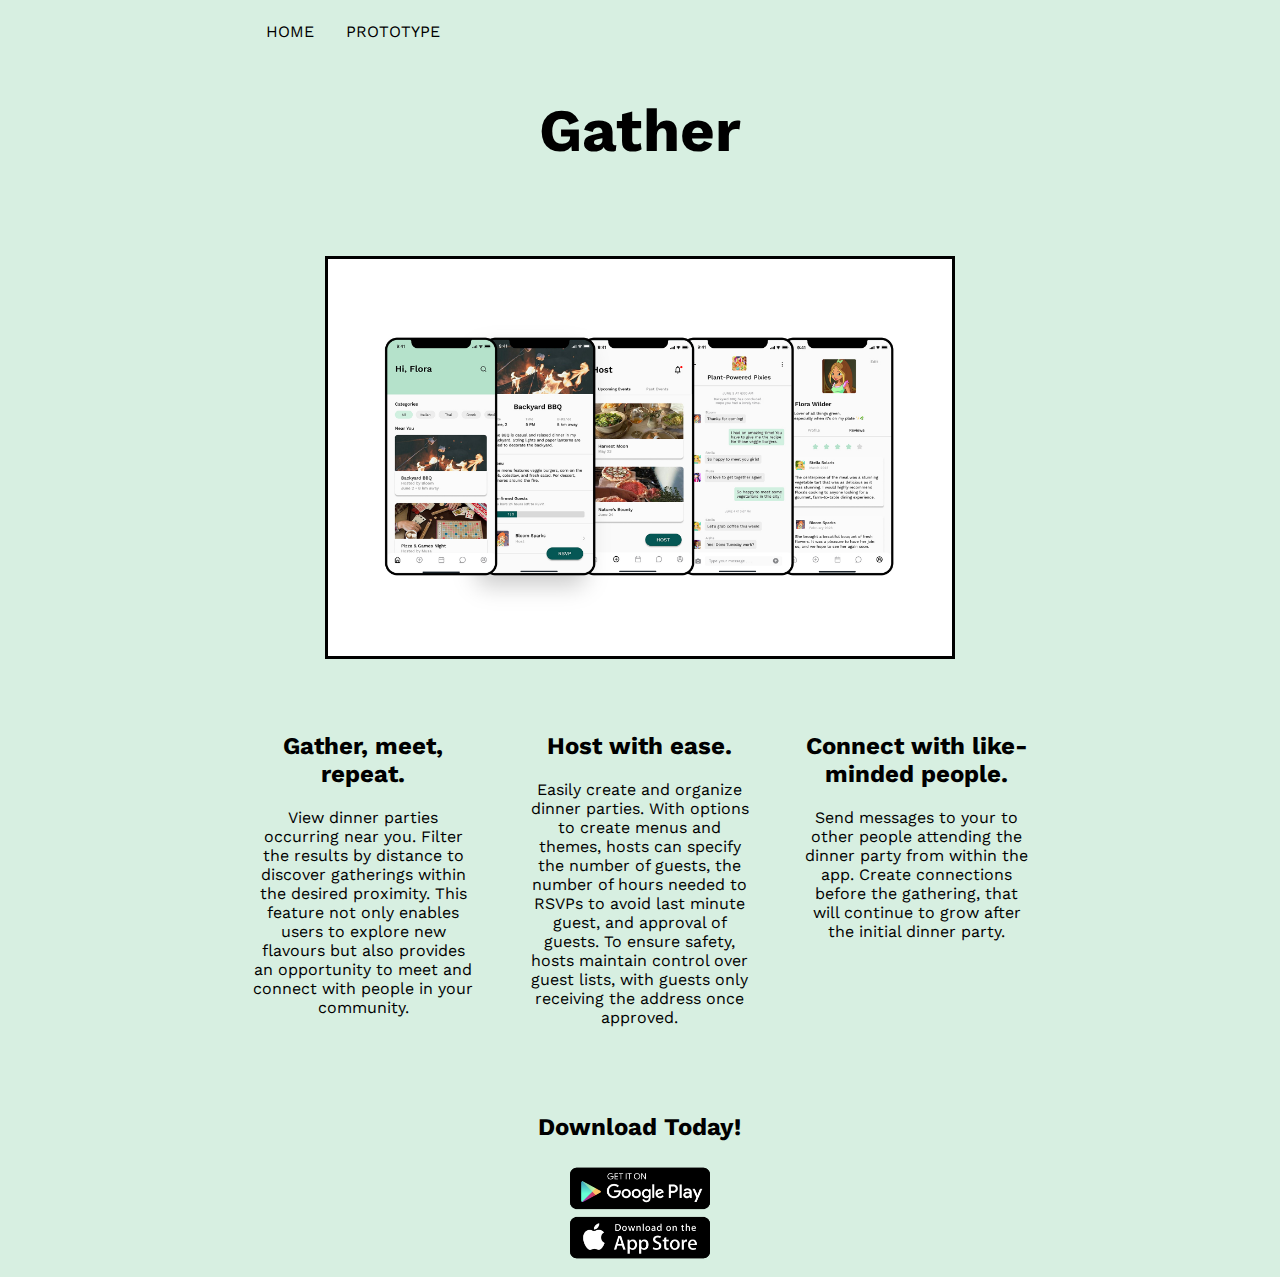
<file: Gather-Web/index.html>
<!DOCTYPE html>
<html lang="en">

<head>
    <meta charset="utf-8">
    <meta name="viewport" content="width=device-width, initial-scale=1.0">
    <title>Gather</title>
    <link rel="stylesheet" href="css/design.css">
    <link rel="preconnect" href="https://fonts.googleapis.com">
<link rel="preconnect" href="https://fonts.gstatic.com" crossorigin>
<link href="https://fonts.googleapis.com/css2?family=Work+Sans:wght@400;600&display=swap" rel="stylesheet">

</head>

<body>
    <ul>
        <li><a href="index.html">HOME</a></li>
        <li><a href="gather.html">PROTOTYPE</a></li>
      </ul>
    <div class="grid">
        <div class="cell col1">
        <h1>Gather</h1>    
        </div>
            <div class="cell col1">
            <img class="main" src="img/iphone_mockup2.jpg">  
            </div>
        <div class="cell col3">
            <h2>Gather, meet, repeat.</h2>
            <p>View dinner parties occurring near you. Filter the results by distance to discover gatherings within the desired proximity. This feature not only enables users to explore new flavours but also provides an opportunity to meet and connect with people in your community.</p>
        </div>
        <div class="cell col3">
            <h2>Host with ease.</h2>
            <p>Easily create and organize dinner parties. With options to create menus and themes, hosts can specify the number of guests, the number of hours needed to RSVPs to avoid last minute guest, and approval of guests. To ensure safety, hosts maintain control over guest lists, with guests only receiving the address once approved.</p>
        </div>
        <div class="cell col3">
            <h2>Connect with like-minded people.</h2>
            <p>Send messages to your to other people attending the dinner party from within the app. Create connections before the gathering, that will continue to grow after the initial dinner party.</p>
        </div>
        <div class="cell col1">
            <h2>Download Today!</h2>
            <img class="download" src="img/download.png">  
            </div>
    </div>
</body></html>
</file>
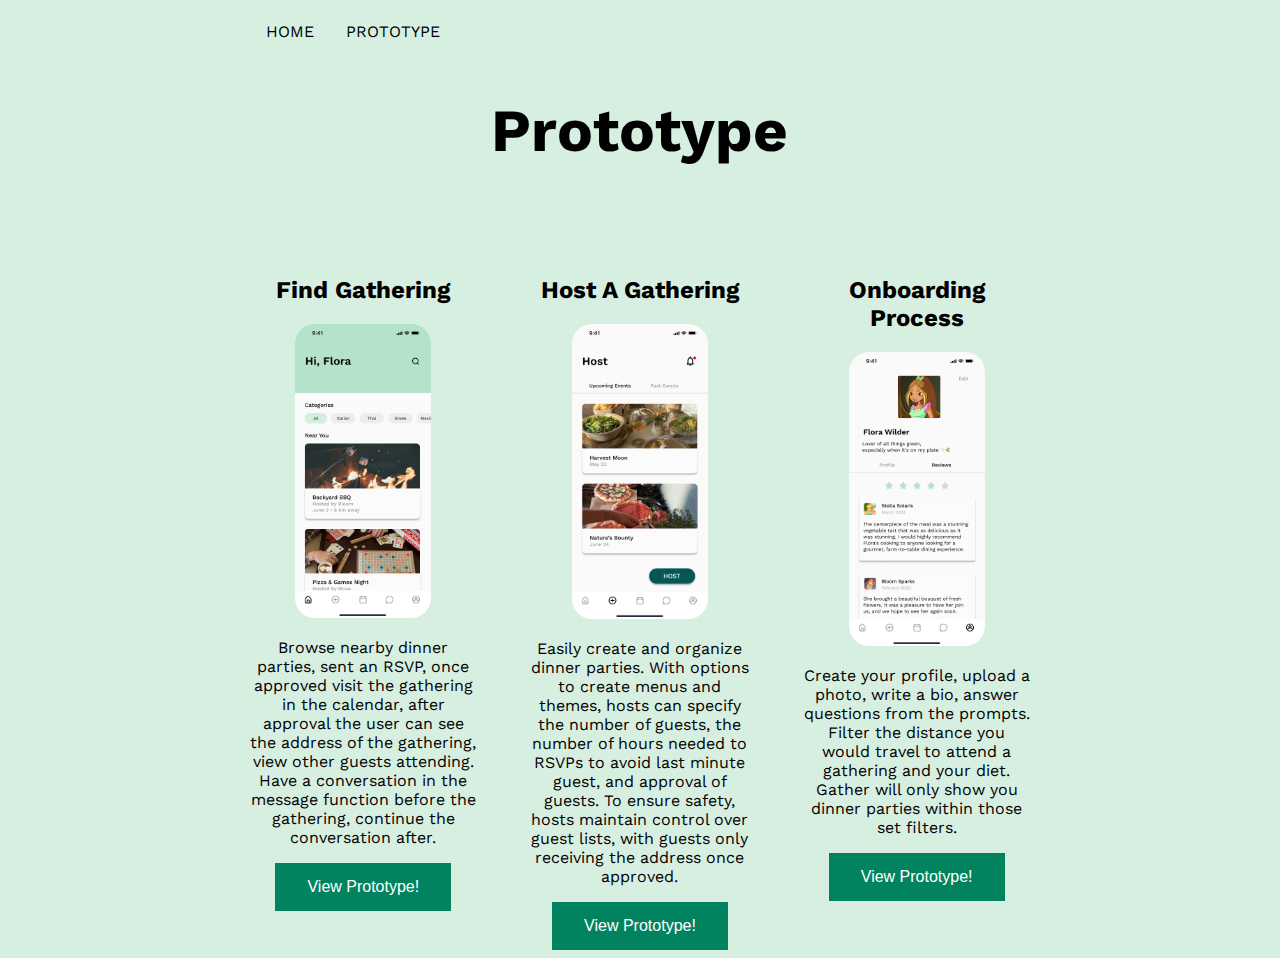
<file: Gather-Web/gather.html>
<!DOCTYPE html>
<html lang="en">

<head>
    <meta charset="utf-8">
    <meta name="viewport" content="width=device-width, initial-scale=1.0">
    <title>Gather</title>
    <link rel="stylesheet" href="css/design.css">
    <link rel="preconnect" href="https://fonts.googleapis.com">
<link rel="preconnect" href="https://fonts.gstatic.com" crossorigin>
<link href="https://fonts.googleapis.com/css2?family=Work+Sans:wght@400;600&display=swap" rel="stylesheet">

</head>

<body>
    <ul>
        <li><a href="index.html">HOME</a></li>
        <li><a href="gather.html">PROTOTYPE</a></li>
      </ul>
    <div class="grid">
        <div class="cell col1">
        <h1>Prototype</h1>    
        </div>
        <div class="cell col3">
            <h2>Find Gathering</h2>
            <img class="iphone" src="img/home.png">  
            <p>Browse nearby dinner parties, sent an RSVP, once approved visit the gathering in the calendar, after approval the user can see the address of the gathering, view other guests attending. Have a conversation in the message function before the gathering, continue the conversation after.</p>
            <button class="button" onclick="window.location.href='https://www.figma.com/proto/BwvDbuFTfrIZxuVZtipMLg/IXD%3A-Project-3?node-id=957-12161&scaling=scale-down&page-id=957%3A12160&starting-point-node-id=957%3A12161';">View Prototype!</button>
        </div>
        <div class="cell col3">
            <h2>Host A Gathering</h2>
            <img class="iphone" src="img/Host.png"> 
            <p>Easily create and organize dinner parties. With options to create menus and themes, hosts can specify the number of guests, the number of hours needed to RSVPs to avoid last minute guest, and approval of guests. To ensure safety, hosts maintain control over guest lists, with guests only receiving the address once approved.</p>
            <button class="button" onclick="window.location.href='https://www.figma.com/proto/BwvDbuFTfrIZxuVZtipMLg/IXD%3A-Project-3?node-id=941-11175&scaling=scale-down&page-id=912%3A9134&starting-point-node-id=941%3A11175';">View Prototype!</button>
        </div>
        <div class="cell col3">
            <h2>Onboarding Process</h2>
            <img class="iphone" src="img/profile.png"> 
            <p>Create your profile, upload a photo, write a bio, answer questions from the prompts. Filter the distance you would travel to attend a gathering and your diet. Gather will only show you dinner parties within those set filters.</p>
            <button class="button" onclick="window.location.href='https://www.figma.com/proto/BwvDbuFTfrIZxuVZtipMLg/IXD%3A-Project-3?node-id=964-14753&scaling=scale-down&page-id=964%3A14088&starting-point-node-id=964%3A14753';">View Prototype!</button>
        </div>
       
    </div>
</body></html>
</file>
<file: Gather-Web/css/design.css>
body{
    background-color: #d7efe1;
    background-repeat: no-repeat;
    background-size: cover;
    font-family: 'Work Sans', sans-serif;
}

.grid {
    display: grid;
    grid-template-columns: repeat(12, 1fr);
    grid-gap: 50px;
}

.cell {
    text-align: center;
}

ul {
    list-style-type: none;
    margin: 0;
    padding: 0;
    overflow: hidden;
  }
  
  li {
    float: left;
  }
  
  li a {
    display: block;
    color: #000;
    text-align: center;
    padding: 14px 16px;
    text-decoration: none;
  }

  li a:hover {
    background-color: #02835f;
  }

  .button {
    background-color: #02835f;
    border: none;
    color: white;
    padding: 15px 32px;
    text-align: center;
    text-decoration: none;
    display: inline-block;
    font-size: 16px;
  }

h1{
    font-size: 60px;
}

.main{
    width: 80%;
    border-style: solid;
}

.download{
    width: 20%;
}

.iphone{
    width: 60%;
    border-radius: 20px;
}

/* default - small devices */
[class*="col"] {
    grid-column-end: span 12;
}

/* below 600px typically phone*/
@media only screen and (min-width: 600px) {
    .sm1 {
        grid-column-end: span 12;
    }

    .sm2 {
        grid-column-end: span 6;
    }

    .sm3 {
        grid-column-end: span 4;
    }

    .sm4 {
        grid-column-end: span 3;
    }

    .sm6 {
        grid-column-end: span 2;
    }

    .sm12 {
        grid-column-end: span 1;
    }
}

/* above 601px typically tablet*/
@media only screen and (min-width: 601px) {
    .md1 {
        grid-column-end: span 12;
    }

    .md2 {
        grid-column-end: span 6;
    }

    .md3 {
        grid-column-end: span 4;
    }

    .md4 {
        grid-column-end: span 3;
    }

    .md6 {
        grid-column-end: span 2;
    }

    .md12 {
        grid-column-end: span 1;
    }
}

/* above 1025px typically desktop*/

@media only screen and (min-width: 1025px) {
    .col1 {
        grid-column-end: span 12;
    }

    .col2 {
        grid-column-end: span 6;
    }

    .col3 {
        grid-column-end: span 4;
    }

    .col4 {
        grid-column-end: span 3;
    }

    .col6 {
        grid-column-end: span 2;
    }

    .col12 {
        grid-column-end: span 1;
    }

    body{
        margin-left: 250px;
        margin-right: 250px;
    }
}
</file>
